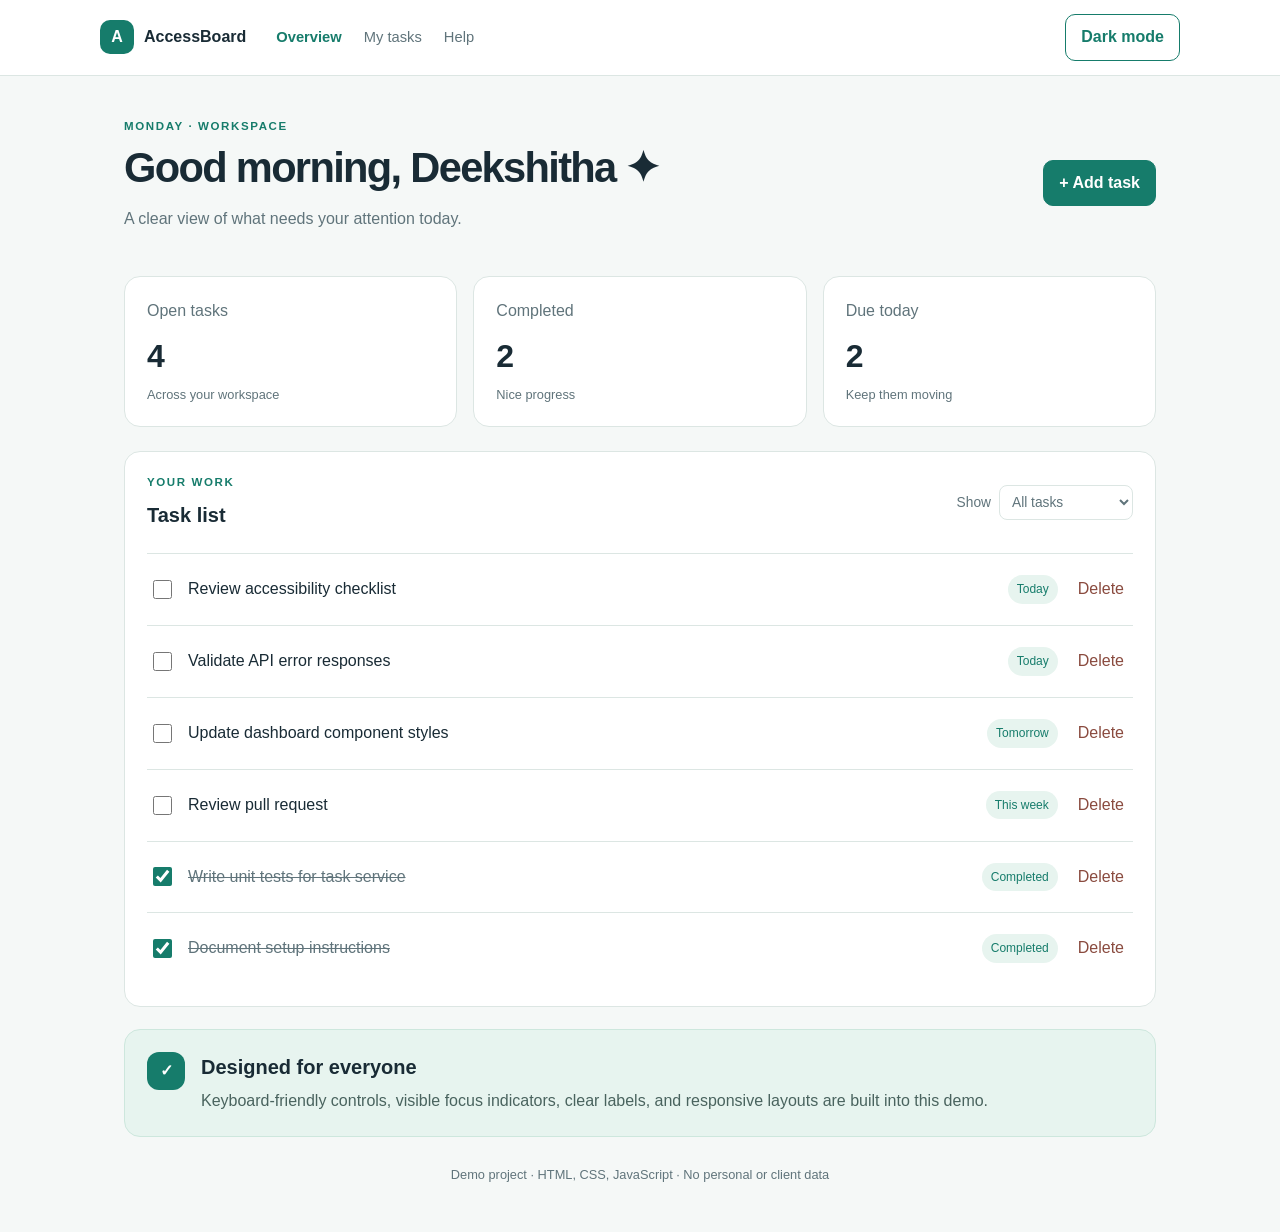
<file: index.html>
<!doctype html>
<html lang="en">
<head>
<meta charset="utf-8"><meta name="viewport" content="width=device-width,initial-scale=1">
<title>Accessible Task Dashboard</title><link rel="stylesheet" href="styles.css">
</head>
<body>
<a class="skip" href="#main">Skip to main content</a>
<header class="topbar"><div class="brand"><span class="logo">A</span> AccessBoard</div><nav aria-label="Main navigation"><a class="active" href="#main">Overview</a><a href="#tasks">My tasks</a><a href="#help">Help</a></nav><button id="themeToggle" class="outline" type="button" aria-pressed="false">Dark mode</button></header>
<main id="main" class="wrap">
<section class="welcome"><div><p class="eyebrow">MONDAY · WORKSPACE</p><h1>Good morning, Deekshitha <span aria-hidden="true">✦</span></h1><p class="muted">A clear view of what needs your attention today.</p></div><button class="primary" id="newTask">+ Add task</button></section>
<section class="stats" aria-label="Task summary"><article><span class="muted">Open tasks</span><strong id="openCount">4</strong><small>Across your workspace</small></article><article><span class="muted">Completed</span><strong id="doneCount">2</strong><small>Nice progress</small></article><article><span class="muted">Due today</span><strong id="dueCount">2</strong><small>Keep them moving</small></article></section>
<section class="panel" id="tasks"><div class="panel-head"><div><p class="eyebrow">YOUR WORK</p><h2>Task list</h2></div><label class="filter-label" for="filter">Show <select id="filter"><option value="all">All tasks</option><option value="open">Open only</option><option value="done">Completed only</option></select></label></div>
<form id="taskForm" class="add-form" hidden><label for="taskInput">Task name</label><div><input id="taskInput" maxlength="100" required placeholder="e.g. Review API validation"><button class="primary" type="submit">Add</button><button class="outline" id="cancelAdd" type="button">Cancel</button></div></form>
<ul id="taskList" class="task-list" aria-label="Tasks"></ul><p id="emptyState" class="muted" hidden>No tasks match this filter.</p><p id="status" class="sr-only" role="status" aria-live="polite"></p></section>
<section id="help" class="tip"><div class="tip-icon" aria-hidden="true">✓</div><div><h2>Designed for everyone</h2><p>Keyboard-friendly controls, visible focus indicators, clear labels, and responsive layouts are built into this demo.</p></div></section>
<footer>Demo project · HTML, CSS, JavaScript · No personal or client data</footer>
</main><script src="app.js"></script></body></html>
</file>
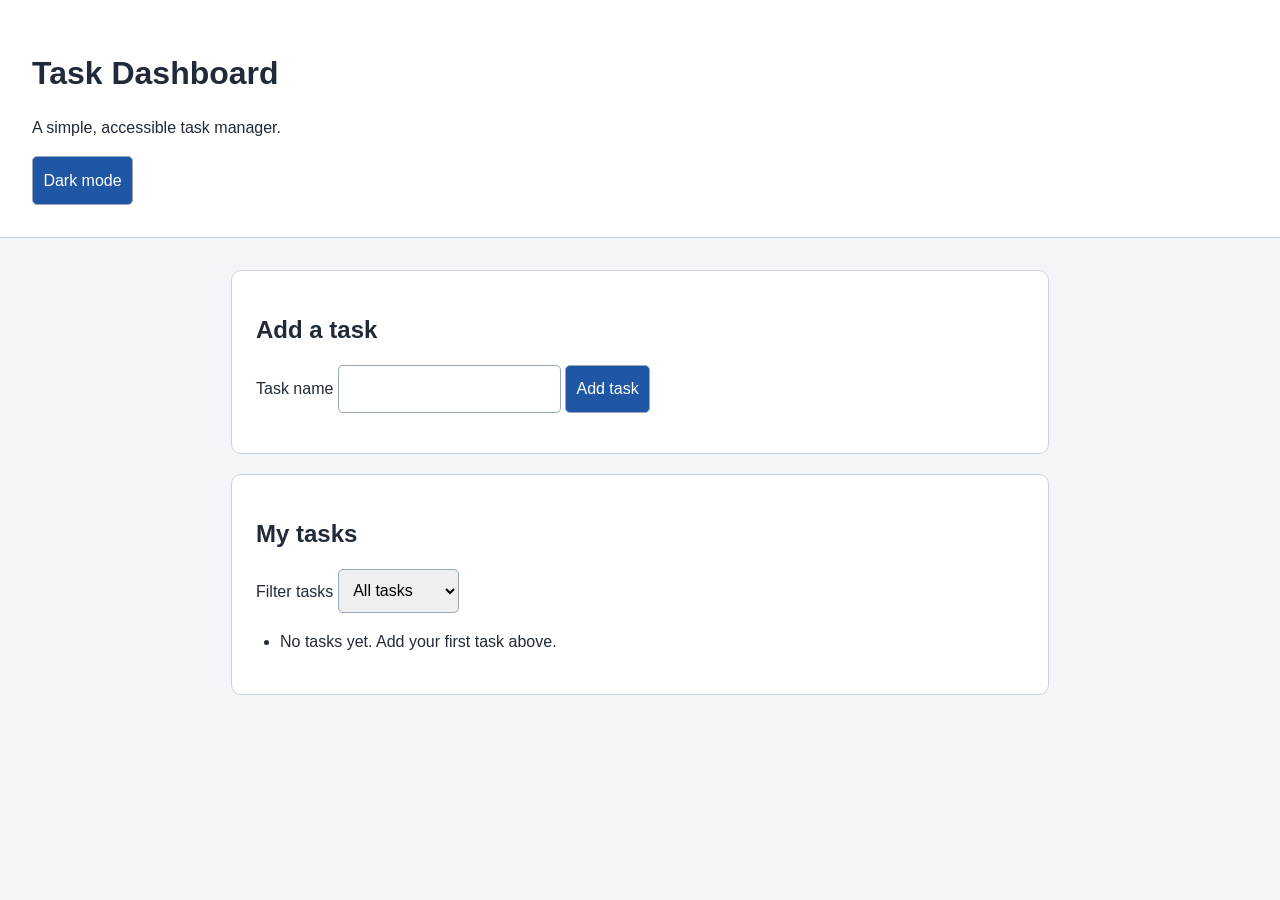
<file: accessible-task-dashboard/index.html>
<!DOCTYPE html>

<html lang="en">

<head>

  <meta charset="UTF-8">

  <meta name="viewport" content="width=device-width, initial-scale=1.0">

  <title>Task Dashboard</title>

  <link rel="stylesheet" href="styles.css">

  <script src="app.js" defer></script>

</head>

<body>

  <a href="#main" class="skip-link">Skip to content</a>

  <header>

    <h1>Task Dashboard</h1>

    <p>A simple, accessible task manager.</p>

    <button id="theme-toggle" type="button">Dark mode</button>

  </header>

  <main id="main">

    <section>

      <h2>Add a task</h2>

      <form id="task-form">

        <label for="task-title">Task name</label>

        <input id="task-title" name="task-title" maxlength="120" required>

        <button type="submit">Add task</button>

      </form>

      <p id="status-message" role="status" aria-live="polite"></p>

    </section>

    <section>

      <h2>My tasks</h2>

      <label for="task-filter">Filter tasks</label>

      <select id="task-filter">

        <option value="all">All tasks</option>

        <option value="open">To do</option>

        <option value="done">Completed</option>

      </select>

      <ul id="task-list">

        <li>No tasks yet. Add your first task above.</li>

      </ul>

    </section>

  </main>

</body>

</html>
</file>
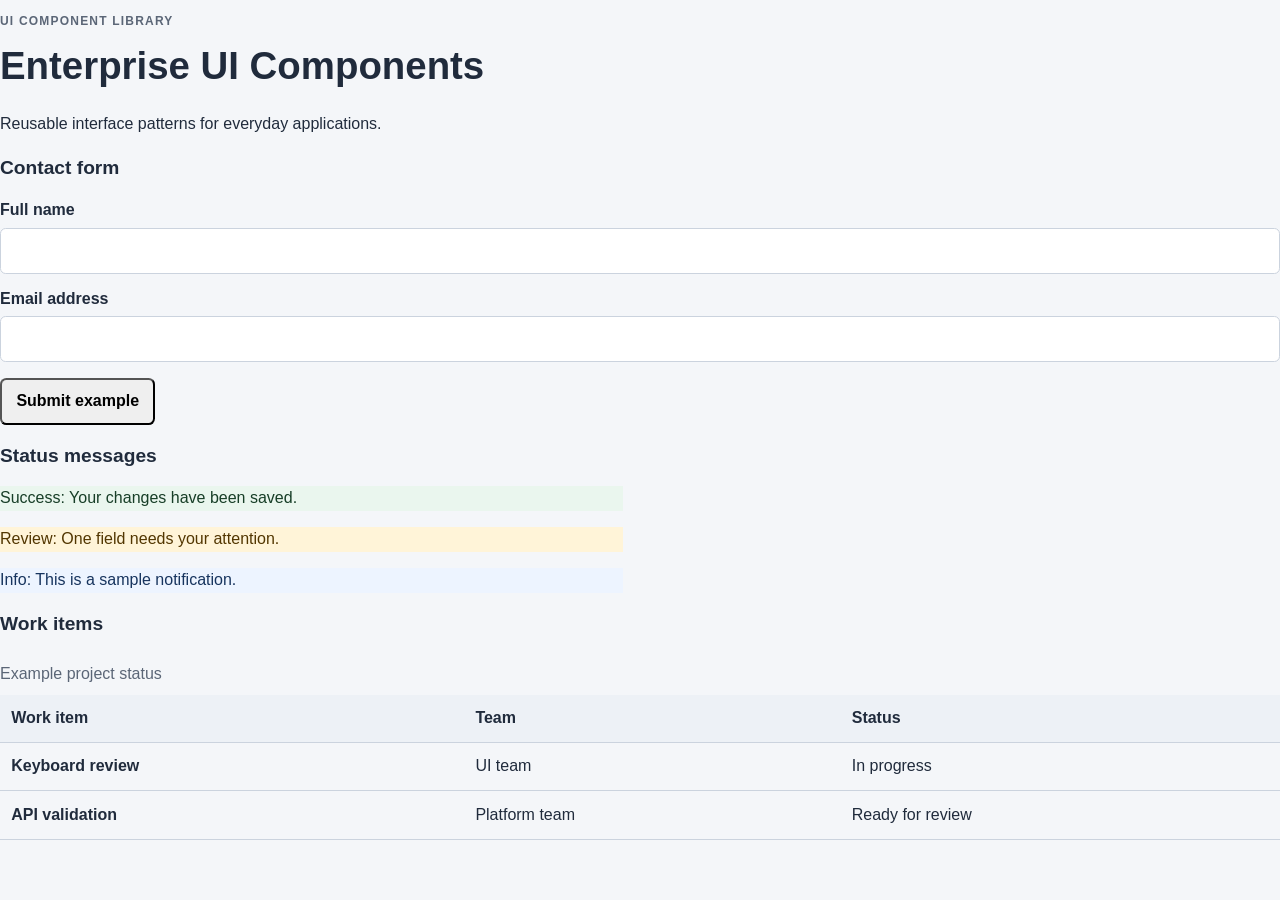
<file: enterprise-ui-components/index.html>
<!DOCTYPE html>

<html lang="en">

<head>

  <meta charset="UTF-8">

  <meta name="viewport" content="width=device-width, initial-scale=1.0">

  <title>Enterprise UI Components</title>

  <link rel="stylesheet" href="styles.css">

</head>

<body>

  <a class="skip-link" href="#main">Skip to content</a>

  <header>

    <p class="eyebrow">UI COMPONENT LIBRARY</p>

    <h1>Enterprise UI Components</h1>

    <p>Reusable interface patterns for everyday applications.</p>

  </header>

  <main id="main">

    <section>

      <h2>Contact form</h2>

      <form id="contact-form">

        <label for="full-name">Full name</label>

        <input id="full-name" name="full-name" autocomplete="name" required>

        <label for="email">Email address</label>

        <input id="email" name="email" type="email" autocomplete="email" required>

        <button type="submit">Submit example</button>

        <p id="form-status" role="status" aria-live="polite"></p>

      </form>

    </section>

    <section>

      <h2>Status messages</h2>

      <p class="success">Success: Your changes have been saved.</p>

      <p class="warning">Review: One field needs your attention.</p>

      <p class="info">Info: This is a sample notification.</p>

    </section>

    <section>

      <h2>Work items</h2>

      <table>

        <caption>Example project status</caption>

        <thead>

          <tr>

            <th scope="col">Work item</th>

            <th scope="col">Team</th>

            <th scope="col">Status</th>

          </tr>

        </thead>

        <tbody>

          <tr>

            <th scope="row">Keyboard review</th>

            <td>UI team</td>

            <td>In progress</td>

          </tr>

          <tr>

            <th scope="row">API validation</th>

            <td>Platform team</td>

            <td>Ready for review</td>

          </tr>

        </tbody>

      </table>

    </section>

  </main>

  <script>

    document.getElementById("contact-form").addEventListener("submit", event => {

      event.preventDefault();

      document.getElementById("form-status").textContent =

        "Example form submitted successfully.";

    });

  </script>

</body>

</html>
</file>
<file: styles.css>
:root{font-family:Inter,Segoe UI,Arial,sans-serif;color:#192b35;background:#f5f8f7;--panel:#fff;--line:#dce6e3;--muted:#60747b;--green:#167c6b;--soft:#e7f4ef}*{box-sizing:border-box}body{margin:0;line-height:1.55}.skip{position:absolute;top:-100px;left:12px;padding:12px;background:#fff;color:#000;z-index:4}.skip:focus{top:12px}a,button,select,input{font:inherit}a:focus-visible,button:focus-visible,input:focus-visible,select:focus-visible{outline:3px solid #e07a3f;outline-offset:3px}.topbar{height:auto;min-height:74px;background:var(--panel);border-bottom:1px solid var(--line);display:flex;align-items:center;gap:30px;padding:14px max(24px,calc((100% - 1080px)/2))}.brand{font-weight:800;display:flex;align-items:center;gap:10px;white-space:nowrap}.logo{display:grid;place-items:center;background:var(--green);color:white;width:34px;height:34px;border-radius:10px}.topbar nav{display:flex;gap:22px;flex:1}.topbar nav a{color:var(--muted);text-decoration:none;font-size:.92rem}.topbar nav a.active{color:var(--green);font-weight:700}.wrap{max-width:1080px;margin:auto;padding:42px 24px}.welcome{display:flex;align-items:center;justify-content:space-between;gap:20px;margin-bottom:28px}.eyebrow{font-size:.72rem;letter-spacing:.14em;color:var(--green);font-weight:800;margin:0 0 8px}.welcome h1{font-size:clamp(1.8rem,4vw,2.6rem);line-height:1.15;letter-spacing:-.04em;margin:0 0 10px}.muted,small{color:var(--muted)}.primary,.outline{border-radius:10px;padding:10px 15px;border:1px solid var(--green);cursor:pointer;font-weight:700}.primary{background:var(--green);color:white}.outline{background:var(--panel);color:var(--green)}.stats{display:grid;grid-template-columns:repeat(3,1fr);gap:16px;margin:24px 0}.stats article,.panel,.tip{background:var(--panel);border:1px solid var(--line);border-radius:16px;padding:22px}.stats article span,.stats article strong,.stats article small{display:block}.stats article strong{font-size:2rem;letter-spacing:-.04em;margin:8px 0 3px}.stats article small{font-size:.8rem}.panel-head{display:flex;align-items:center;justify-content:space-between;gap:20px}.panel h2,.tip h2{margin:0;font-size:1.25rem}.filter-label{font-size:.86rem;color:var(--muted);display:flex;gap:8px;align-items:center}.filter-label select{padding:8px;border:1px solid var(--line);border-radius:8px;background:var(--panel);color:inherit}.task-list{list-style:none;padding:0;margin:22px 0 0}.task{display:flex;align-items:center;gap:13px;padding:16px 2px;border-top:1px solid var(--line)}.task input{width:19px;height:19px;accent-color:var(--green);flex-shrink:0}.task-title{flex:1}.task.done .task-title{text-decoration:line-through;color:var(--muted)}.badge{font-size:.75rem;padding:5px 9px;border-radius:99px;background:var(--soft);color:var(--green)}.delete{border:0;background:transparent;color:#8a4b3f;padding:7px;cursor:pointer;border-radius:7px}.delete:hover{background:#fff0ec}.add-form{margin-top:20px;padding:16px;background:#f6faf8;border-radius:12px}.add-form label{display:block;font-weight:700;font-size:.88rem;margin-bottom:7px}.add-form div{display:flex;gap:8px;flex-wrap:wrap}.add-form input{flex:1;min-width:180px;padding:10px;border:1px solid #b9ccc6;border-radius:9px}.tip{display:flex;gap:16px;align-items:flex-start;margin-top:22px;background:var(--soft);border-color:#cde7dd}.tip-icon{width:38px;height:38px;display:grid;place-items:center;background:var(--green);color:white;border-radius:12px;font-weight:900;flex-shrink:0}.tip p{margin:6px 0 0;color:#49635e}.sr-only{position:absolute;width:1px;height:1px;padding:0;margin:-1px;overflow:hidden;clip:rect(0,0,0,0);white-space:nowrap;border:0}footer{text-align:center;color:var(--muted);font-size:.8rem;padding:28px 0 5px}.dark{background:#13252b;color:#edf6f3;--panel:#1c343b;--line:#355058;--muted:#b0c3c6;--soft:#234b46}.dark .add-form{background:#203b40}.dark .tip p{color:#c1d8d1}@media(max-width:650px){.topbar{flex-wrap:wrap;gap:14px}.topbar nav{order:3;flex-basis:100%;gap:16px}.topbar nav a{font-size:.84rem}.wrap{padding:30px 16px}.welcome{align-items:flex-start;flex-direction:column}.stats{grid-template-columns:1fr;gap:10px}.stats article{padding:16px}.stats article strong{font-size:1.6rem}.panel-head{align-items:flex-start;flex-direction:column}.task{gap:9px}.badge{display:none}}@media(prefers-reduced-motion:reduce){*{scroll-behavior:auto!important;transition:none!important}}
</file>
<file: accessible-task-dashboard/styles.css>
:root {
  font-family: Arial, sans-serif;
  color: #202a38;
  background: #f3f5f8;
}

* {
  box-sizing: border-box;
}

body {
  margin: 0;
  line-height: 1.6;
}

header {
  padding: 2rem;
  background: #ffffff;
  border-bottom: 1px solid #cbd3df;
}

main {
  max-width: 850px;
  margin: 2rem auto;
  padding: 0 1rem;
}

section {
  margin-bottom: 1.25rem;
  padding: 1.5rem;
  background: #ffffff;
  border: 1px solid #cbd3df;
  border-radius: 10px;
}

h1, h2 {
  line-height: 1.25;
}

button, input, select {
  min-height: 44px;
  padding: 0.65rem;
  font: inherit;
  border: 1px solid #9aa7b8;
  border-radius: 5px;
}

button {
  cursor: pointer;
  background: #2057a5;
  color: white;
}

button:hover {
  background: #17427e;
}

:focus-visible {
  outline: 3px solid #a64b00;
  outline-offset: 3px;
}

.skip-link {
  position: absolute;
  left: -9999px;
}

.skip-link:focus {
  left: 1rem;
  top: 1rem;
  background: white;
  padding: 0.75rem;
}

#task-list {
  padding-left: 1.5rem;
}

@media (max-width: 600px) {
  header {
    padding: 1.25rem;
  }

  button, input, select {
    width: 100%;
    margin-top: 0.4rem;
  }
}
</file>
<file: enterprise-ui-components/styles.css>
:root {
  --page: #f4f6f9; --panel: #fff; --ink: #202b3c; --muted: #5b6677;
  --line: #cbd3de; --brand: #2457a6; --focus: #a64b00;
  font-family: -apple-system, BlinkMacSystemFont, "Segoe UI", sans-serif;
}
* { box-sizing: border-box; }
body { margin: 0; color: var(--ink); background: var(--page); line-height: 1.55; }
.wrap { width: min(900px, calc(100% - 2rem)); margin-inline: auto; }
.header { padding: 2rem 0; background: var(--panel); border-bottom: 1px solid var(--line); }
h1 { margin: 0; font-size: clamp(1.8rem, 4vw, 2.4rem); }
h2 { margin-top: 0; font-size: 1.2rem; }
.eyebrow { margin-bottom: .35rem; font-size: .75rem; letter-spacing: .1em; font-weight: 750; color: var(--muted); }
p { max-width: 70ch; }
.skip-link { position: absolute; top: -5rem; left: 1rem; padding: .7rem; background: white; }
.skip-link:focus { top: 1rem; }
:focus-visible { outline: 3px solid var(--focus); outline-offset: 3px; }
.layout { display: grid; gap: 1rem; padding-block: 1.5rem; }
.panel { padding: 1.25rem; background: var(--panel); border: 1px solid var(--line); border-radius: .65rem; }
label { display: block; margin: .8rem 0 .3rem; font-weight: 650; }
input { display: block; width: 100%; min-height: 44px; padding: .6rem .7rem; border: 1px solid var(--line); border-radius: .35rem; font: inherit; }
button { min-height: 44px; margin-top: 1rem; padding: .55rem .9rem; font: inherit; font-weight: 650; border-radius: .4rem; cursor: pointer; }
.primary { color: white; background: var(--brand); border: 1px solid var(--brand); }
.status { padding: .7rem .85rem; border-left: 4px solid; border-radius: .2rem; }
.success { border-color: #247344; background: #eaf6ee; color: #173e27; }
.warning { border-color: #936000; background: #fff4d8; color: #523600; }
.info { border-color: #2457a6; background: #edf4ff; color: #17345e; }
.table-scroll { overflow-x: auto; }
table { width: 100%; border-collapse: collapse; text-align: left; }
caption { padding: .5rem 0; text-align: left; color: var(--muted); }
th, td { padding: .7rem; border-bottom: 1px solid var(--line); }
thead { background: #edf1f6; }
.footer { padding-block: .5rem 1.5rem; color: var(--muted); }
@media (max-width: 520px) { .header { padding-block: 1.25rem; } .panel { padding: 1rem; } }
</file>
